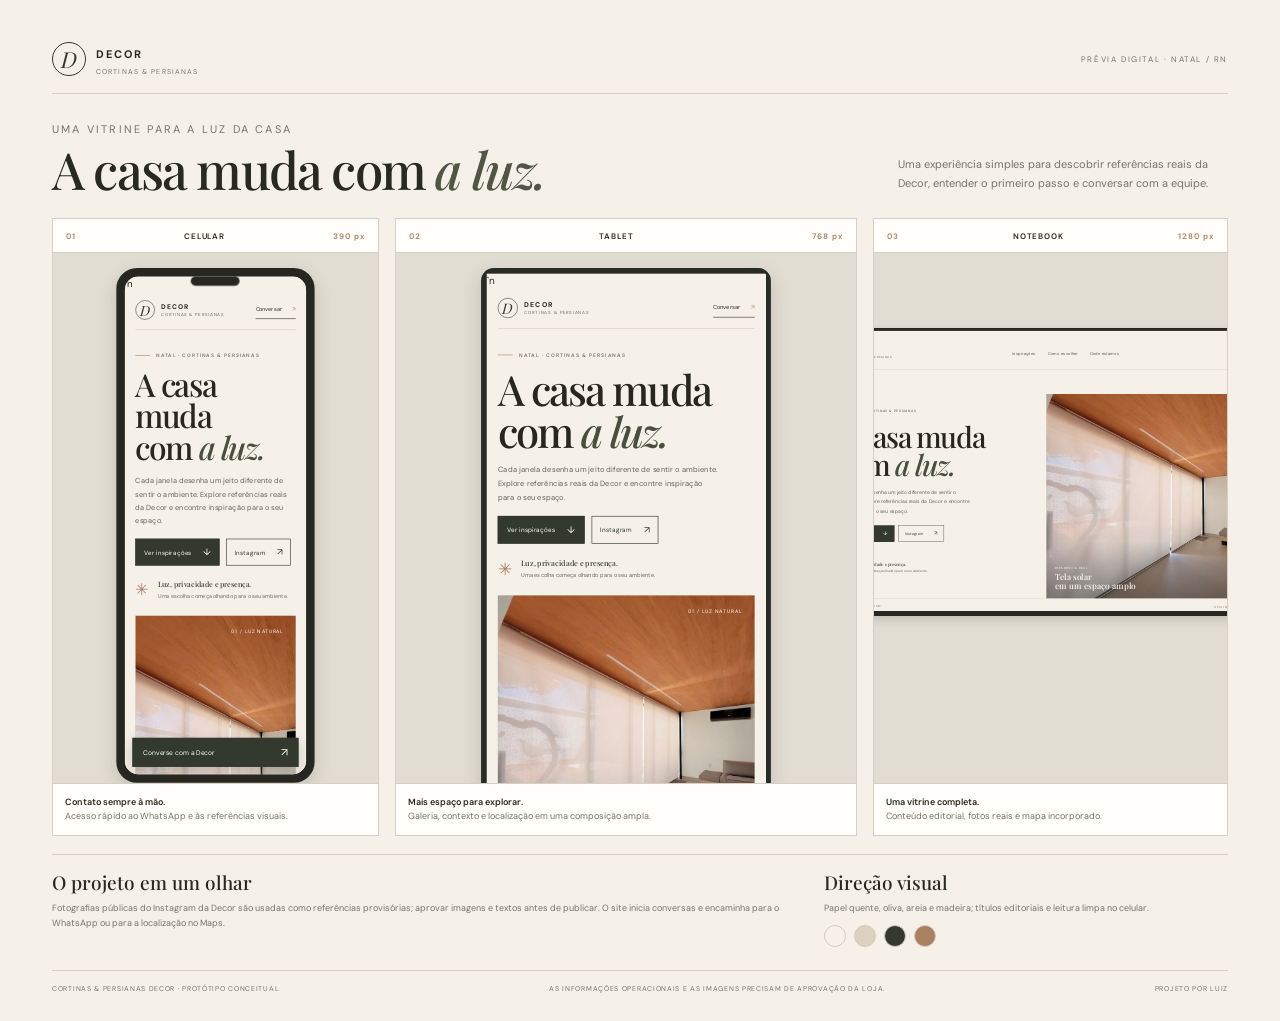
<file: arte/prancha.html>
<!doctype html>
<html lang="pt-BR">
<head><meta charset="utf-8"><meta name="viewport" content="width=device-width,initial-scale=1"><title>Decor — prancha de apresentação</title><link rel="preconnect" href="https://fonts.googleapis.com"><link rel="preconnect" href="https://fonts.gstatic.com" crossorigin><link href="https://fonts.googleapis.com/css2?family=DM+Sans:wght@400;500;600;700&family=Playfair+Display:wght@500;600;700&display=swap" rel="stylesheet"><style>
:root{--ink:#282920;--olive:#33392d;--paper:#f5f1e9;--line:#d6d0c4;--muted:#777468;--accent:#aa8060}*{box-sizing:border-box}body{margin:0;background:#e9e5dc;color:var(--ink);font-family:'DM Sans',sans-serif}.sheet{width:min(1600px,100%);margin:auto;background:var(--paper);padding:42px 52px 28px;min-height:100vh}.mast{display:flex;align-items:center;justify-content:space-between;border-bottom:1px solid var(--line);padding-bottom:17px}.logo{display:flex;gap:10px;align-items:center}.mark{width:34px;height:34px;border:1px solid var(--olive);border-radius:50%;display:grid;place-items:center;font:italic 22px 'Playfair Display';color:var(--olive)}.logo b{font-size:11px;letter-spacing:.18em}.logo small{display:block;font-size:7px;letter-spacing:.16em;margin-top:4px;color:var(--muted)}.mast>span,.kicker,.device-label,.foot{font-size:8px;letter-spacing:.2em;color:var(--muted)}.title{display:flex;justify-content:space-between;align-items:end;padding:26px 0 22px;gap:30px}.title h1{font:500 clamp(32px,4vw,53px)/1.05 'Playfair Display',serif;letter-spacing:-.035em;margin:0}.title h1 em{color:#505644}.title p{font-size:11px;line-height:1.7;color:var(--muted);max-width:330px;margin:0 0 4px}.devices{display:grid;grid-template-columns:.92fr 1.3fr 1fr;gap:16px;align-items:stretch}.device{border:1px solid var(--line);background:#fffefa;min-width:0;display:flex;flex-direction:column}.device-label{height:34px;display:flex;align-items:center;justify-content:space-between;padding:0 13px;border-bottom:1px solid var(--line);color:var(--ink);font-weight:600;letter-spacing:.12em}.device-label span{color:var(--accent)}.frame-area{height:530px;display:flex;justify-content:center;align-items:flex-start;overflow:hidden;padding:15px 0;background:#e2ddd3}.phone{width:390px;height:844px;border:8px solid #252720;border-radius:34px;padding:6px;background:#252720;position:relative;box-shadow:0 10px 28px #2829202b;transform:scale(.61);transform-origin:top center;margin-bottom:-310px}.phone:before{content:'';position:absolute;z-index:3;top:6px;left:50%;transform:translateX(-50%);width:80px;height:15px;border-radius:10px;background:#252720}.phone iframe{width:100%;height:100%;border:0;border-radius:22px;background:var(--paper)}.tablet{width:768px;height:1024px;border:9px solid #292b25;border-radius:20px;background:#292b25;box-shadow:0 10px 28px #2829202b;transform:scale(.63);transform-origin:top center;margin-bottom:-175px}.tablet iframe,.laptop iframe{width:100%;height:100%;border:0;background:var(--paper)}.laptop-wrap{width:100%;display:flex;flex-direction:column;align-items:center;padding-top:60px}.laptop{width:1280px;height:800px;border:8px solid #262821;border-bottom-width:15px;border-radius:8px 8px 3px 3px;background:#292b25;box-shadow:0 10px 28px #2829202b;transform:scale(.36);transform-origin:top center;margin-bottom:-510px}.base{height:9px;width:min(520px,90%);background:#c5c1b7;border-radius:0 0 18px 18px;margin-top:-58px}.device-foot{min-height:49px;padding:12px;border-top:1px solid var(--line);font-size:9px;line-height:1.5;color:var(--muted)}.device-foot b{color:var(--ink);font-weight:600}.notes{display:grid;grid-template-columns:1.3fr .7fr;gap:22px;margin-top:18px;border-top:1px solid var(--line);padding-top:14px}.notes h2{font:500 19px 'Playfair Display';margin:0 0 6px}.notes p{font-size:9px;line-height:1.65;color:var(--muted);margin:0}.swatches{display:flex;gap:8px;margin:9px 0}.swatches i{width:22px;height:22px;border-radius:50%;border:1px solid #d3cbbd}.swatches i:nth-child(1){background:#f5f1e9}.swatches i:nth-child(2){background:#ddd1c0}.swatches i:nth-child(3){background:#33392d}.swatches i:nth-child(4){background:#aa8060}.foot{display:flex;justify-content:space-between;border-top:1px solid var(--line);padding-top:13px;margin-top:14px;font-size:7px;letter-spacing:.1em}.foot span:last-child{text-align:right}@media(max-width:900px){.sheet{padding:24px}.devices{grid-template-columns:1fr 1fr}.device:first-child{grid-row:span 2}.frame-area{height:460px}.notes{grid-template-columns:1fr}}@media(max-width:600px){.sheet{padding:18px}.mast>span{font-size:7px}.title{display:block}.title p{margin-top:12px}.devices{grid-template-columns:1fr}.device:first-child{grid-row:auto}.frame-area{height:430px}.notes{grid-template-columns:1fr}.foot{gap:8px;flex-direction:column}.foot span:last-child{text-align:left}}@media print{body{background:white}.sheet{width:1600px;min-height:100vh;padding:40px 50px}.devices{grid-template-columns:.92fr 1.3fr 1fr}.frame-area{height:530px}.notes{grid-template-columns:1.3fr .7fr}}
</style></head>
<body><main class="sheet"><header class="mast"><div class="logo"><span class="mark">D</span><span><b>DECOR</b><small>CORTINAS & PERSIANAS</small></span></div><span>PRÉVIA DIGITAL · NATAL / RN</span></header><section class="title"><div><p class="kicker">UMA VITRINE PARA A LUZ DA CASA</p><h1>A casa muda com <em>a luz.</em></h1></div><p>Uma experiência simples para descobrir referências reais da Decor, entender o primeiro passo e conversar com a equipe.</p></section>
<section class="devices" aria-label="Prévia em celular, tablet e computador"><article class="device"><div class="device-label"><span>01</span> CELULAR <span>390 px</span></div><div class="frame-area"><div class="phone"><iframe title="Site em celular" src="../index.html"></iframe></div></div><div class="device-foot"><b>Contato sempre à mão.</b><br>Acesso rápido ao WhatsApp e às referências visuais.</div></article><article class="device"><div class="device-label"><span>02</span> TABLET <span>768 px</span></div><div class="frame-area"><div class="tablet"><iframe title="Site em tablet" src="../index.html"></iframe></div></div><div class="device-foot"><b>Mais espaço para explorar.</b><br>Galeria, contexto e localização em uma composição ampla.</div></article><article class="device"><div class="device-label"><span>03</span> NOTEBOOK <span>1280 px</span></div><div class="frame-area"><div class="laptop-wrap"><div class="laptop"><iframe title="Site em notebook" src="../index.html"></iframe></div><div class="base"></div></div></div><div class="device-foot"><b>Uma vitrine completa.</b><br>Conteúdo editorial, fotos reais e mapa incorporado.</div></article></section>
<section class="notes"><div><h2>O projeto em um olhar</h2><p>Fotografias públicas do Instagram da Decor são usadas como referências provisórias; aprovar imagens e textos antes de publicar. O site inicia conversas e encaminha para o WhatsApp ou para a localização no Maps.</p></div><div><h2>Direção visual</h2><p>Papel quente, oliva, areia e madeira; títulos editoriais e leitura limpa no celular.</p><div class="swatches"><i></i><i></i><i></i><i></i></div></div></section><footer class="foot"><span>CORTINAS & PERSIANAS DECOR · PROTÓTIPO CONCEITUAL</span><span>AS INFORMAÇÕES OPERACIONAIS E AS IMAGENS PRECISAM DE APROVAÇÃO DA LOJA.</span><span>PROJETO POR LUIZ</span></footer></main></body></html>
</file>
